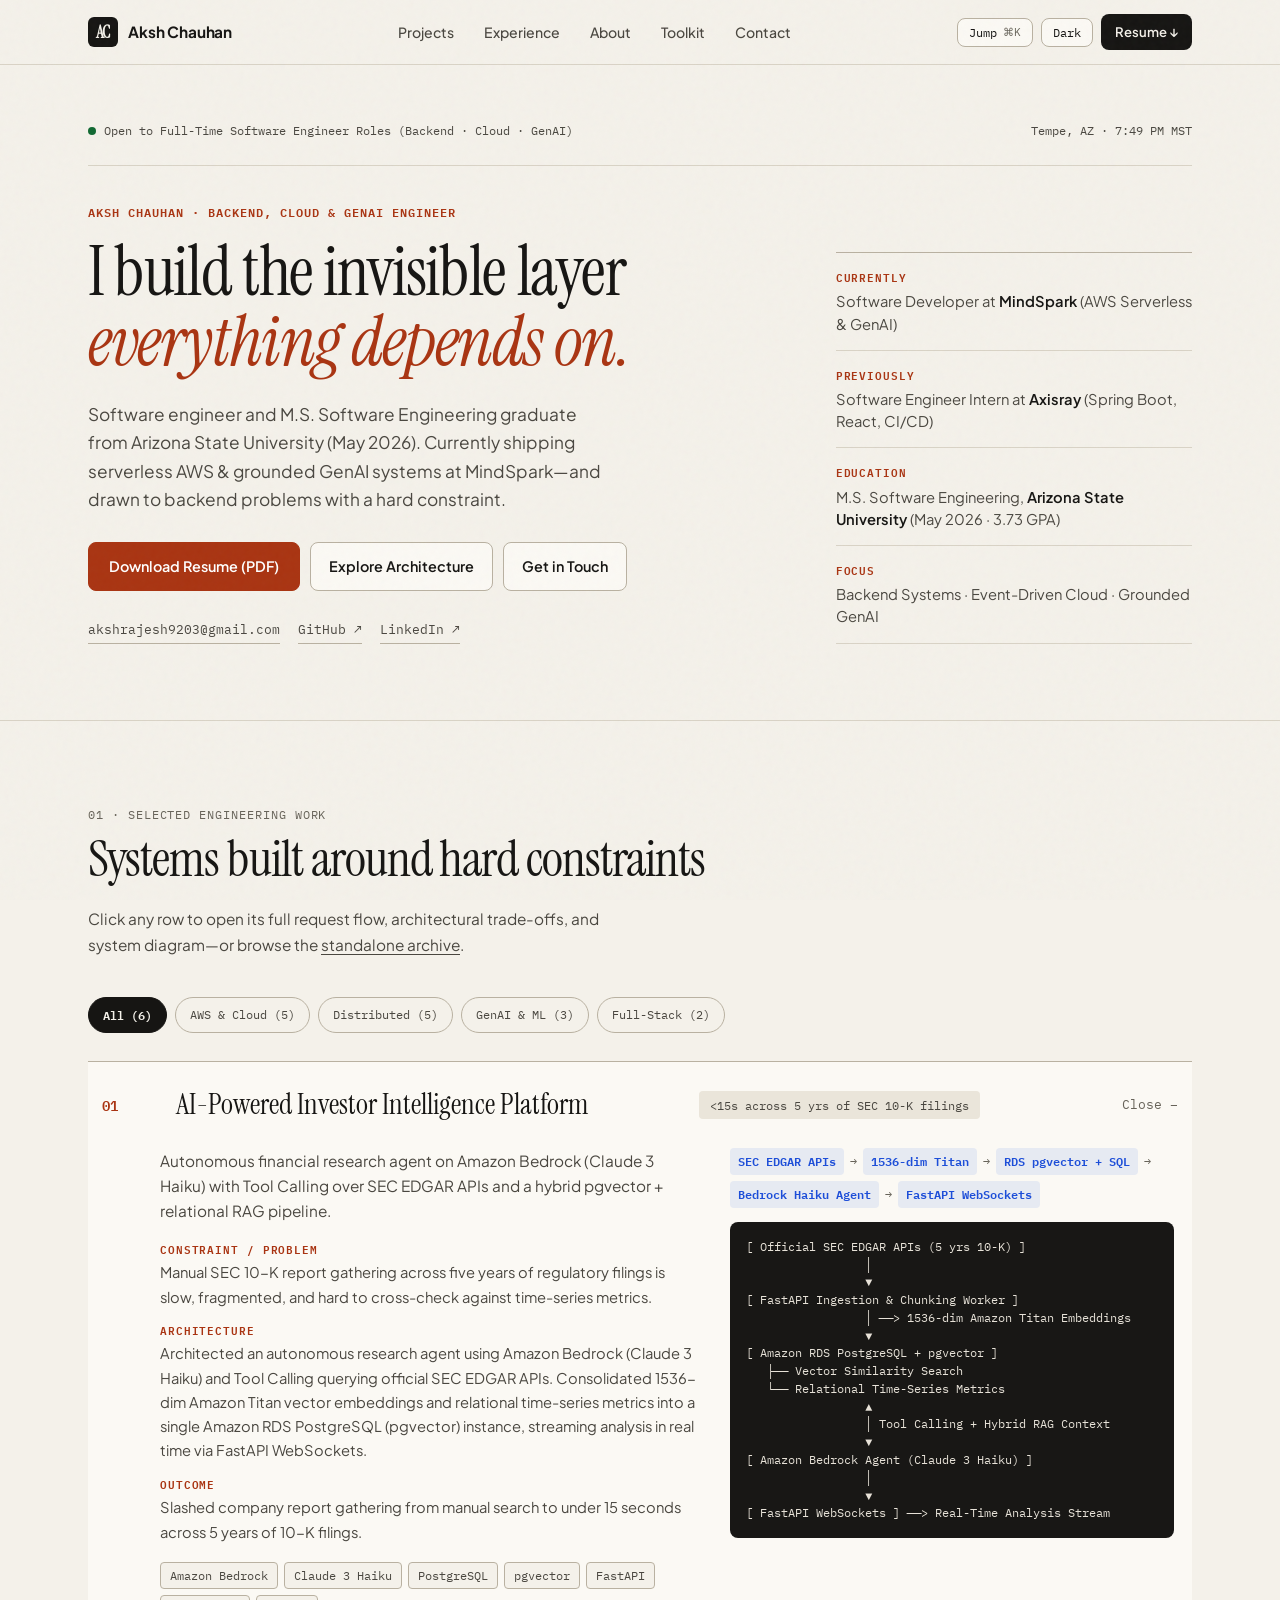
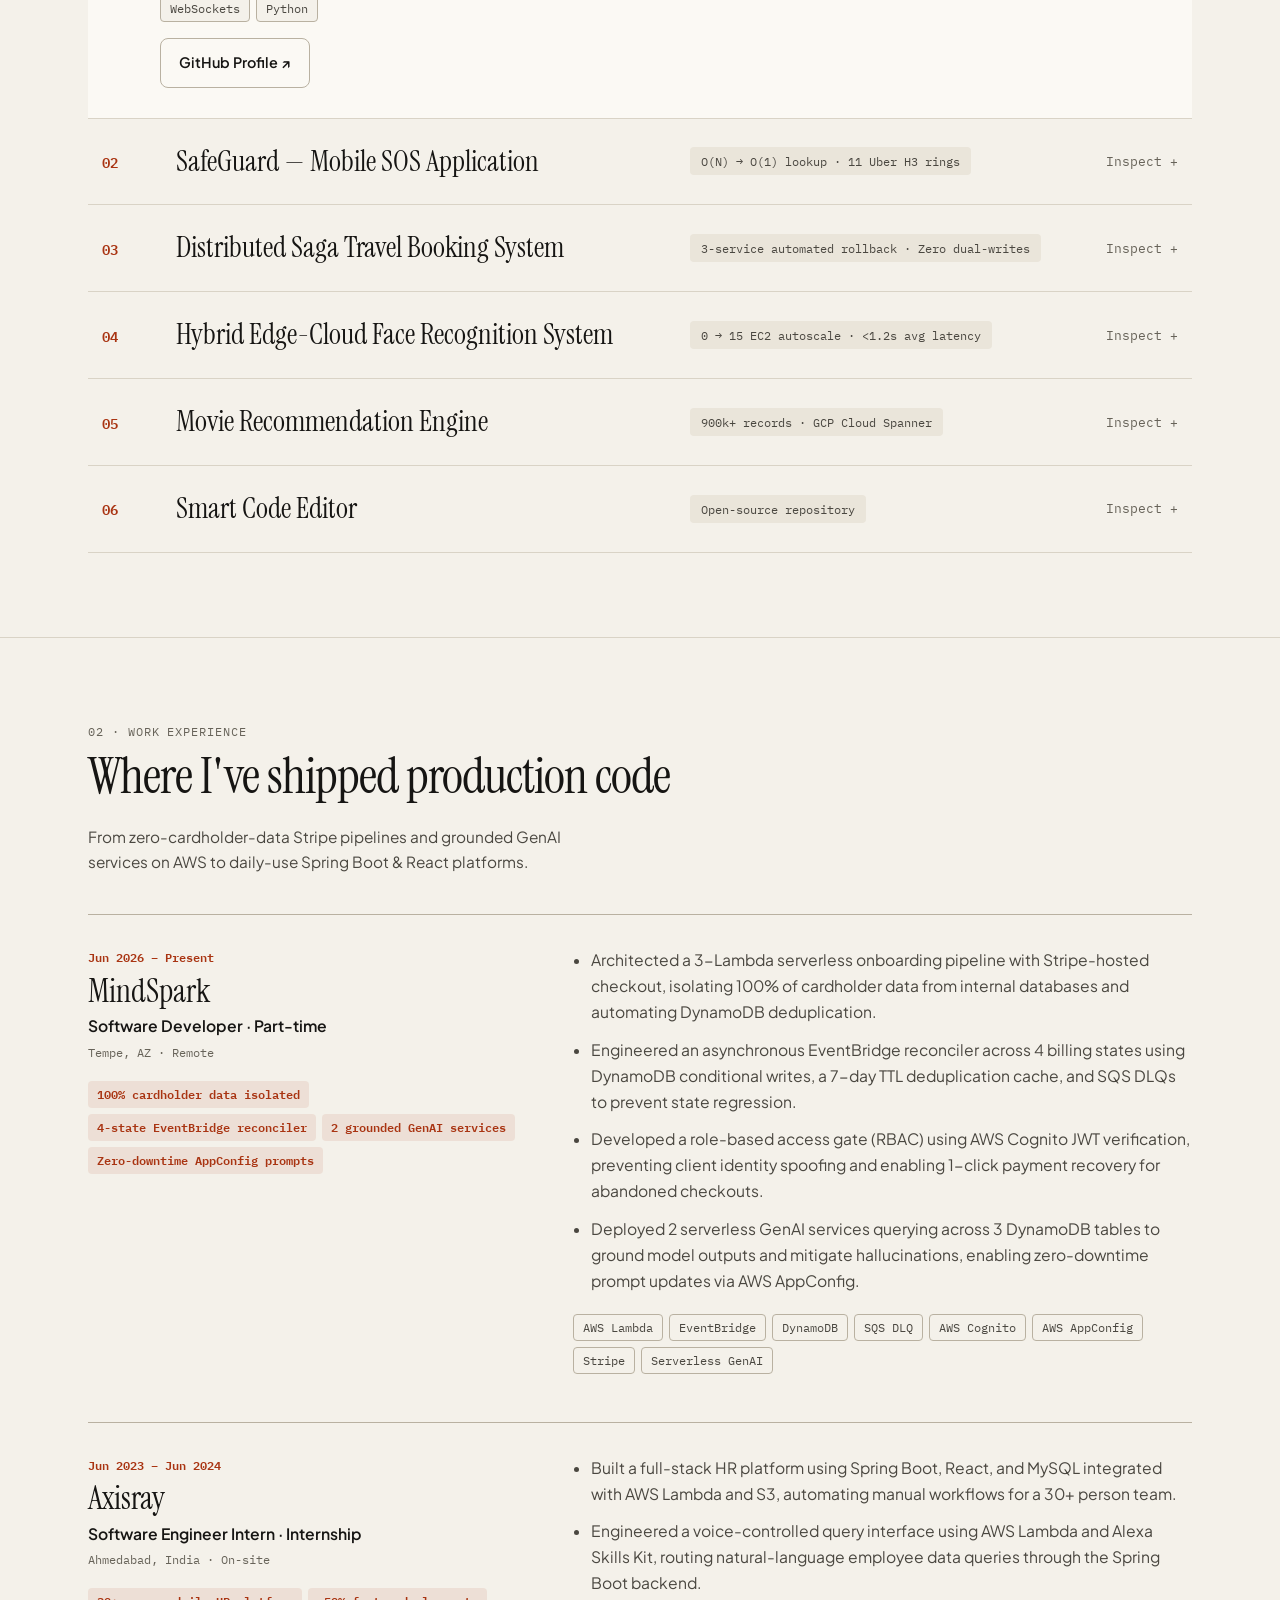
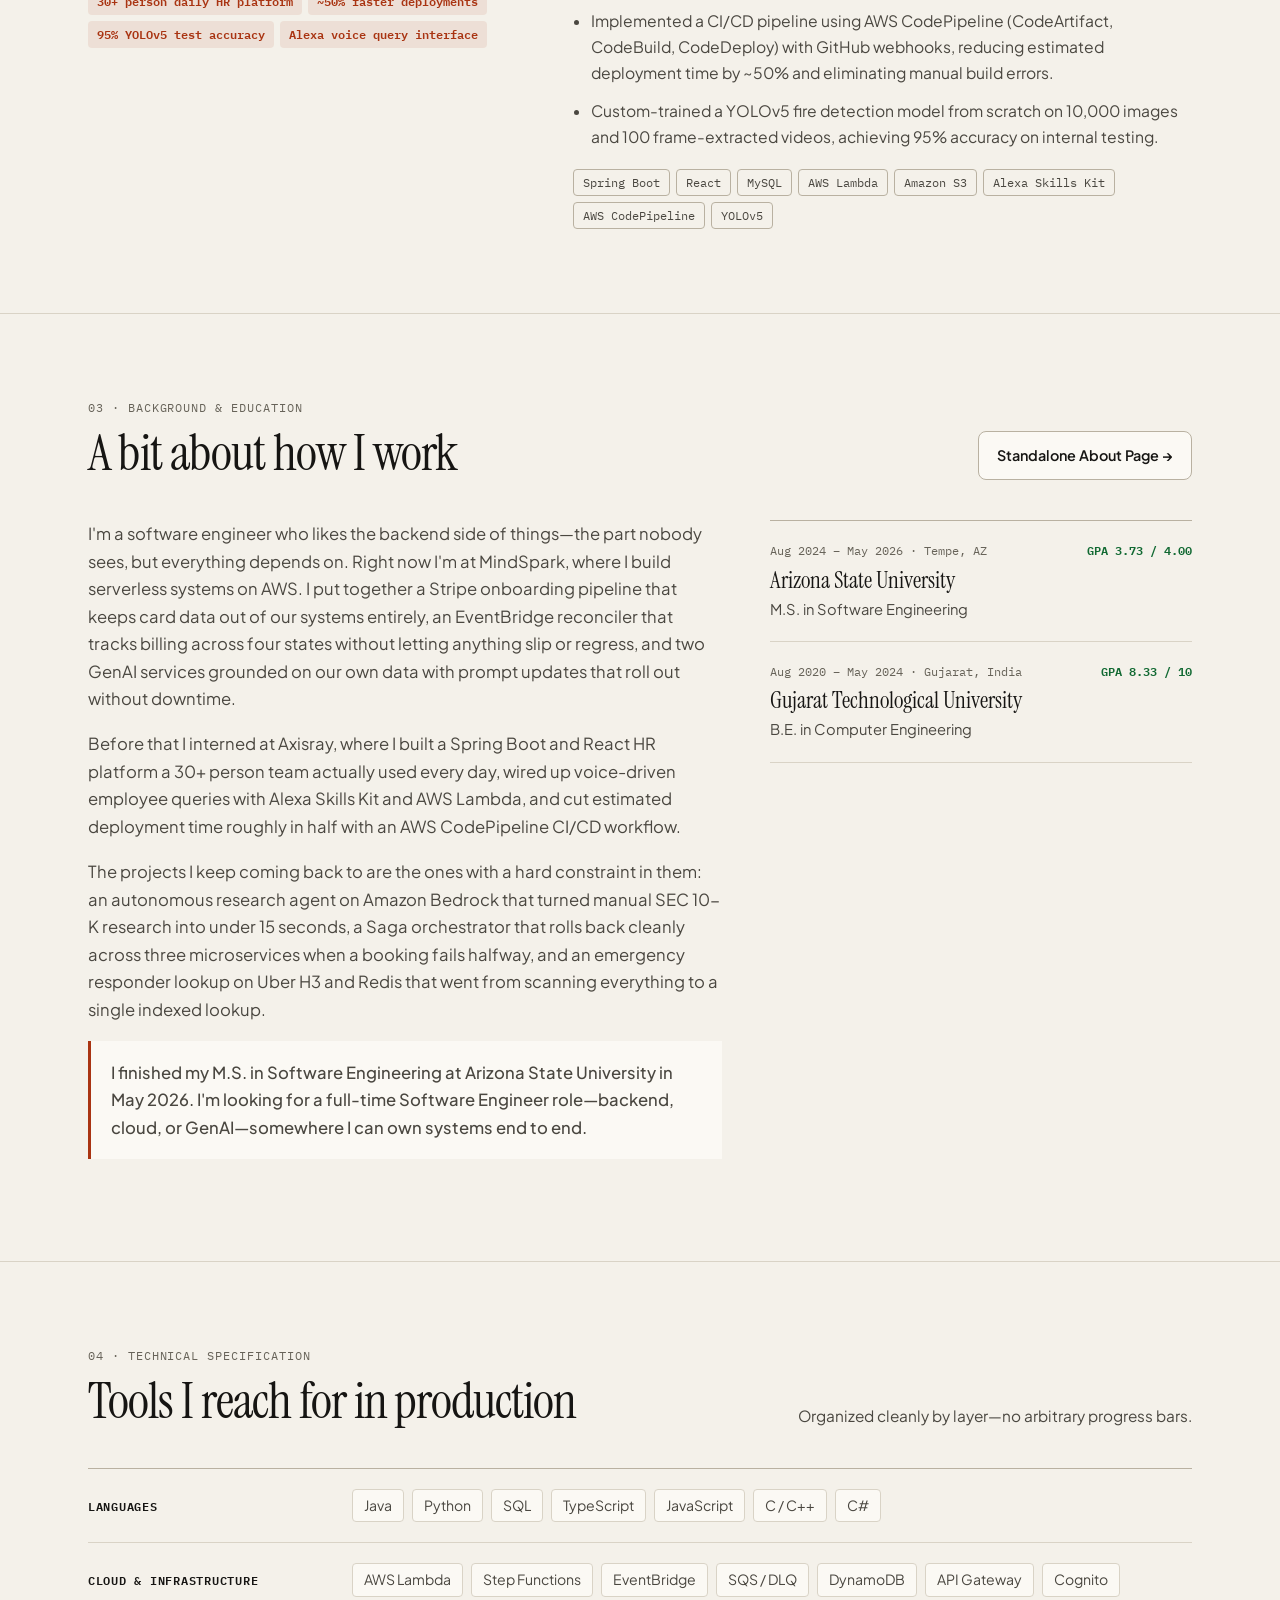
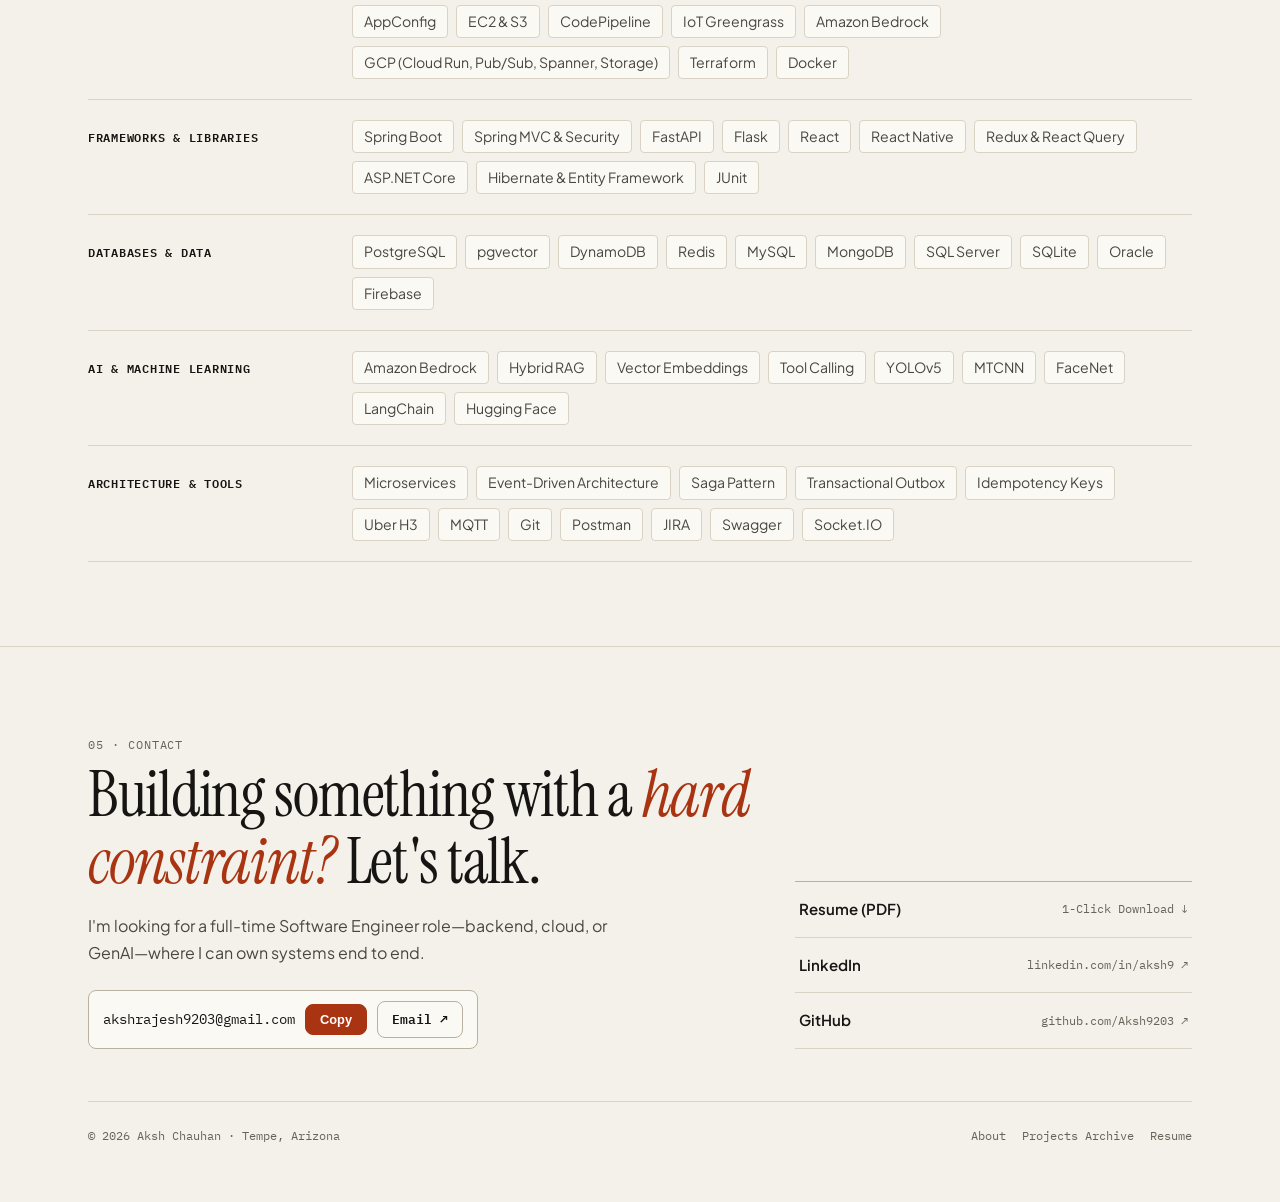
<file: index.html>
<!DOCTYPE html>
<html lang="en" data-theme="light">
<head>
  <meta charset="UTF-8">
  <meta name="viewport" content="width=device-width, initial-scale=1.0">
  <title>Aksh Chauhan — Software Engineer (Backend, Cloud &amp; GenAI)</title>
  <meta name="description" content="Aksh Chauhan — Software Engineer and M.S. Software Engineering graduate (ASU, May 2026). Serverless AWS architectures, distributed systems, and grounded GenAI workflows.">
  <meta name="author" content="Aksh Chauhan">
  <meta name="theme-color" content="#f4f1ea">
  <link rel="canonical" href="https://aksh9203.github.io/">

  <link rel="icon" type="image/svg+xml" href="assets/favicon.svg">

  <!-- Open Graph / Twitter -->
  <meta property="og:title" content="Aksh Chauhan — Software Engineer">
  <meta property="og:description" content="I build the invisible layer everything depends on. Backend, Serverless AWS, Distributed Systems &amp; GenAI.">
  <meta property="og:type" content="website">
  <meta property="og:url" content="https://aksh9203.github.io/">
  <meta property="og:image" content="https://aksh9203.github.io/assets/og-card.png">
  <meta property="og:image:width" content="1200">
  <meta property="og:image:height" content="630">
  <meta name="twitter:card" content="summary_large_image">
  <meta name="twitter:title" content="Aksh Chauhan — Software Engineer">
  <meta name="twitter:description" content="Backend, Serverless AWS, Distributed Systems &amp; GenAI. M.S. Software Engineering, ASU (May 2026).">
  <meta name="twitter:image" content="https://aksh9203.github.io/assets/og-card.png">

  <!-- Pre-paint theme sync -->
  <script>try{if(localStorage.getItem('aksh_theme')==='dark')document.documentElement.dataset.theme='dark';}catch(e){}</script>

  <!-- Editorial Typography: Instrument Serif + Plus Jakarta Sans + IBM Plex Mono -->
  <link rel="preconnect" href="https://fonts.googleapis.com">
  <link rel="preconnect" href="https://fonts.gstatic.com" crossorigin>
  <link href="https://fonts.googleapis.com/css2?family=IBM+Plex+Mono:wght@400;500;600&family=Instrument+Serif:ital@0;1&family=Plus+Jakarta+Sans:wght@400;500;600;700&display=swap" rel="stylesheet">

  <link rel="stylesheet" href="css/tokens.css">
  <link rel="stylesheet" href="css/style.css">
</head>
<body>
  <a href="#main-content" class="skip-link">Skip to main content</a>

  <header class="site-header">
    <nav class="nav-bar" aria-label="Primary navigation">
      <a href="#top" class="brand-link">
        <span class="brand-monogram" aria-hidden="true">AC</span>
        <span class="brand-name">Aksh Chauhan</span>
      </a>

      <ul class="nav-links">
        <li><a href="#projects">Projects</a></li>
        <li><a href="#experience">Experience</a></li>
        <li><a href="#about">About</a></li>
        <li><a href="#skills">Toolkit</a></li>
        <li><a href="#contact">Contact</a></li>
      </ul>

      <div class="nav-actions">
        <button type="button" class="btn-nav-subtle" data-open-quick aria-label="Jump — Open quick navigation">
          <span>Jump</span>
          <kbd aria-hidden="true">⌘K</kbd>
        </button>

        <button type="button" class="btn-nav-subtle" id="theme-toggle" aria-pressed="false" aria-label="Dark — switch to dark obsidian theme">Dark</button>

        <a href="assets/Aksh_Chauhan_Resume.pdf" class="btn-nav-resume" target="_blank" rel="noopener noreferrer" download>Resume ↓</a>

        <button type="button" class="btn-nav-subtle mobile-menu-btn" id="mobile-menu-btn" aria-expanded="false" aria-controls="mobile-drawer" aria-label="Menu — toggle navigation">Menu</button>
      </div>
    </nav>

    <div class="mobile-drawer" id="mobile-drawer" hidden>
      <ul>
        <li><a href="#projects">Projects</a></li>
        <li><a href="#experience">Experience</a></li>
        <li><a href="#about">About &amp; Education</a></li>
        <li><a href="#skills">Technical Toolkit</a></li>
        <li><a href="#contact">Contact</a></li>
        <li><a href="assets/Aksh_Chauhan_Resume.pdf" target="_blank" rel="noopener noreferrer" download>Resume (PDF) ↓</a></li>
      </ul>
    </div>
  </header>

  <main id="main-content">
    <!-- ======================================================================
         HERO — EDITORIAL INTRO + INTERACTIVE SYSTEMS WORKBENCH
         ====================================================================== -->
    <section id="top" class="hero" aria-labelledby="hero-heading">
      <div class="wrap">
        <div class="hero-meta-line">
          <span class="status-pill">
            <span class="status-dot" aria-hidden="true"></span>
            <span>Open to Full-Time Software Engineer Roles (Backend · Cloud · GenAI)</span>
          </span>
          <span>Tempe, AZ · <span id="live-clock">MST</span></span>
        </div>

        <div class="hero-grid">
          <div>
            <p class="hero-kicker">Aksh Chauhan · Backend, Cloud &amp; GenAI Engineer</p>
            <h1 class="hero-title" id="hero-heading">
              I build the invisible layer <em>everything depends on.</em>
            </h1>
            <p class="hero-intro">
              Software engineer and M.S. Software Engineering graduate from Arizona State University (May 2026). Currently shipping serverless AWS &amp; grounded GenAI systems at MindSpark—and drawn to backend problems with a hard constraint.
            </p>

            <div class="hero-cta-group">
              <a href="assets/Aksh_Chauhan_Resume.pdf" class="btn-primary" target="_blank" rel="noopener noreferrer" download>Download Resume (PDF)</a>
              <a href="#projects" class="btn-secondary">Explore Architecture</a>
              <a href="#contact" class="btn-secondary">Get in Touch</a>
            </div>

            <div class="hero-links-row">
              <a href="mailto:akshrajesh9203@gmail.com">akshrajesh9203@gmail.com</a>
              <a href="https://github.com/Aksh9203" target="_blank" rel="noopener noreferrer">GitHub ↗</a>
              <a href="https://www.linkedin.com/in/aksh9/" target="_blank" rel="noopener noreferrer">LinkedIn ↗</a>
            </div>
          </div>

          <!-- Editorial Quick Facts Ledger -->
          <aside class="hero-facts" aria-label="At a glance">
            <dl class="facts-list">
              <div class="fact-row">
                <dt>Currently</dt>
                <dd>Software Developer at <strong>MindSpark</strong> (AWS Serverless &amp; GenAI)</dd>
              </div>
              <div class="fact-row">
                <dt>Previously</dt>
                <dd>Software Engineer Intern at <strong>Axisray</strong> (Spring Boot, React, CI/CD)</dd>
              </div>
              <div class="fact-row">
                <dt>Education</dt>
                <dd>M.S. Software Engineering, <strong>Arizona State University</strong> (May 2026 · 3.73 GPA)</dd>
              </div>
              <div class="fact-row">
                <dt>Focus</dt>
                <dd>Backend Systems · Event-Driven Cloud · Grounded GenAI</dd>
              </div>
            </dl>
          </aside>
        </div>
      </div>
    </section>

    <!-- ======================================================================
         SELECTED PROJECTS — EXPANDABLE ARCHITECTURAL LEDGER
         ====================================================================== -->
    <section id="projects" class="section" aria-labelledby="projects-heading">
      <div class="wrap">
        <div class="section-head">
          <div>
            <p class="section-kicker">01 · Selected Engineering Work</p>
            <h2 class="section-title" id="projects-heading">Systems built around hard constraints</h2>
          </div>
          <p class="section-note">
            Click any row to open its full request flow, architectural trade-offs, and system diagram—or browse the <a href="work.html" style="text-decoration:underline;text-underline-offset:3px;">standalone archive</a>.
          </p>
        </div>

        <div class="filter-row" id="project-filters" role="group" aria-label="Filter projects by domain"></div>
        <div class="project-ledger" id="project-ledger"></div>
      </div>
    </section>

    <!-- ======================================================================
         EXPERIENCE — CAREER LEDGER
         ====================================================================== -->
    <section id="experience" class="section" aria-labelledby="experience-heading">
      <div class="wrap">
        <div class="section-head">
          <div>
            <p class="section-kicker">02 · Work Experience</p>
            <h2 class="section-title" id="experience-heading">Where I've shipped production code</h2>
          </div>
          <p class="section-note">
            From zero-cardholder-data Stripe pipelines and grounded GenAI services on AWS to daily-use Spring Boot &amp; React platforms.
          </p>
        </div>

        <div class="exp-list" id="exp-list"></div>
      </div>
    </section>

    <!-- ======================================================================
         ABOUT & EDUCATION (No Portrait — Pure Story & Credentials)
         ====================================================================== -->
    <section id="about" class="section" aria-labelledby="about-heading">
      <div class="wrap">
        <div class="section-head">
          <div>
            <p class="section-kicker">03 · Background &amp; Education</p>
            <h2 class="section-title" id="about-heading">A bit about how I work</h2>
          </div>
          <a href="about.html" class="btn-secondary">Standalone About Page →</a>
        </div>

        <div class="about-grid">
          <div class="about-copy" id="about-copy"></div>
          <aside class="edu-panel" id="edu-panel" aria-label="Education"></aside>
        </div>
      </div>
    </section>

    <!-- ======================================================================
         SKILLS — SWISS SPECIFICATION SHEET
         ====================================================================== -->
    <section id="skills" class="section" aria-labelledby="skills-heading">
      <div class="wrap">
        <div class="section-head">
          <div>
            <p class="section-kicker">04 · Technical Specification</p>
            <h2 class="section-title" id="skills-heading">Tools I reach for in production</h2>
          </div>
          <p class="section-note">Organized cleanly by layer—no arbitrary progress bars.</p>
        </div>

        <div class="skills-spec" id="skills-spec"></div>
      </div>
    </section>
  </main>

  <!-- ========================================================================
       CONTACT & FOOTER
       ======================================================================== -->
  <footer id="contact" class="contact-section" aria-labelledby="contact-heading">
    <div class="wrap">
      <div class="contact-grid">
        <div>
          <p class="section-kicker">05 · Contact</p>
          <h2 class="contact-headline" id="contact-heading">
            Building something with a <em>hard constraint?</em> Let's talk.
          </h2>
          <p class="contact-lead">
            I'm looking for a full-time Software Engineer role—backend, cloud, or GenAI—where I can own systems end to end.
          </p>
          <div class="email-bar">
            <span>akshrajesh9203@gmail.com</span>
            <button type="button" class="btn-primary" id="copy-email-btn" style="padding:7px 14px;font-size:0.8rem;">Copy</button>
            <a href="mailto:akshrajesh9203@gmail.com" class="btn-secondary" style="padding:7px 14px;font-size:0.8rem;">Email ↗</a>
          </div>
        </div>

        <div class="contact-links">
          <a href="assets/Aksh_Chauhan_Resume.pdf" class="contact-link-row" target="_blank" rel="noopener noreferrer" download>
            <span>Resume (PDF)</span>
            <span class="contact-link-meta">1-Click Download ↓</span>
          </a>
          <a href="https://www.linkedin.com/in/aksh9/" class="contact-link-row" target="_blank" rel="noopener noreferrer">
            <span>LinkedIn</span>
            <span class="contact-link-meta">linkedin.com/in/aksh9 ↗</span>
          </a>
          <a href="https://github.com/Aksh9203" class="contact-link-row" target="_blank" rel="noopener noreferrer">
            <span>GitHub</span>
            <span class="contact-link-meta">github.com/Aksh9203 ↗</span>
          </a>
        </div>
      </div>

      <div class="footer-bar">
        <span>© 2026 Aksh Chauhan · Tempe, Arizona</span>
        <nav class="footer-nav" aria-label="Site links">
          <a href="about.html">About</a>
          <a href="work.html">Projects Archive</a>
          <a href="assets/Aksh_Chauhan_Resume.pdf" target="_blank" rel="noopener noreferrer" download>Resume</a>
        </nav>
      </div>
    </div>
  </footer>

  <!-- Quick Jump Dialog (Cmd/Ctrl + K) -->
  <div class="modal-backdrop" id="quick-modal" hidden role="dialog" aria-modal="true" aria-label="Quick navigation">
    <div class="quick-dialog">
      <div class="quick-input-bar">
        <label for="quick-input" class="sr-only">Jump to section or action</label>
        <input type="text" id="quick-input" class="quick-input" placeholder="Jump to projects, experience, resume, theme…" autocomplete="off">
        <button type="button" class="quick-close" id="quick-close">Esc</button>
      </div>
      <ul class="quick-list" id="quick-list"></ul>
    </div>
  </div>

  <div class="toast" id="toast" role="status" aria-live="polite"></div>

  <script type="module" src="js/main.js"></script>
</body>
</html>
</file>
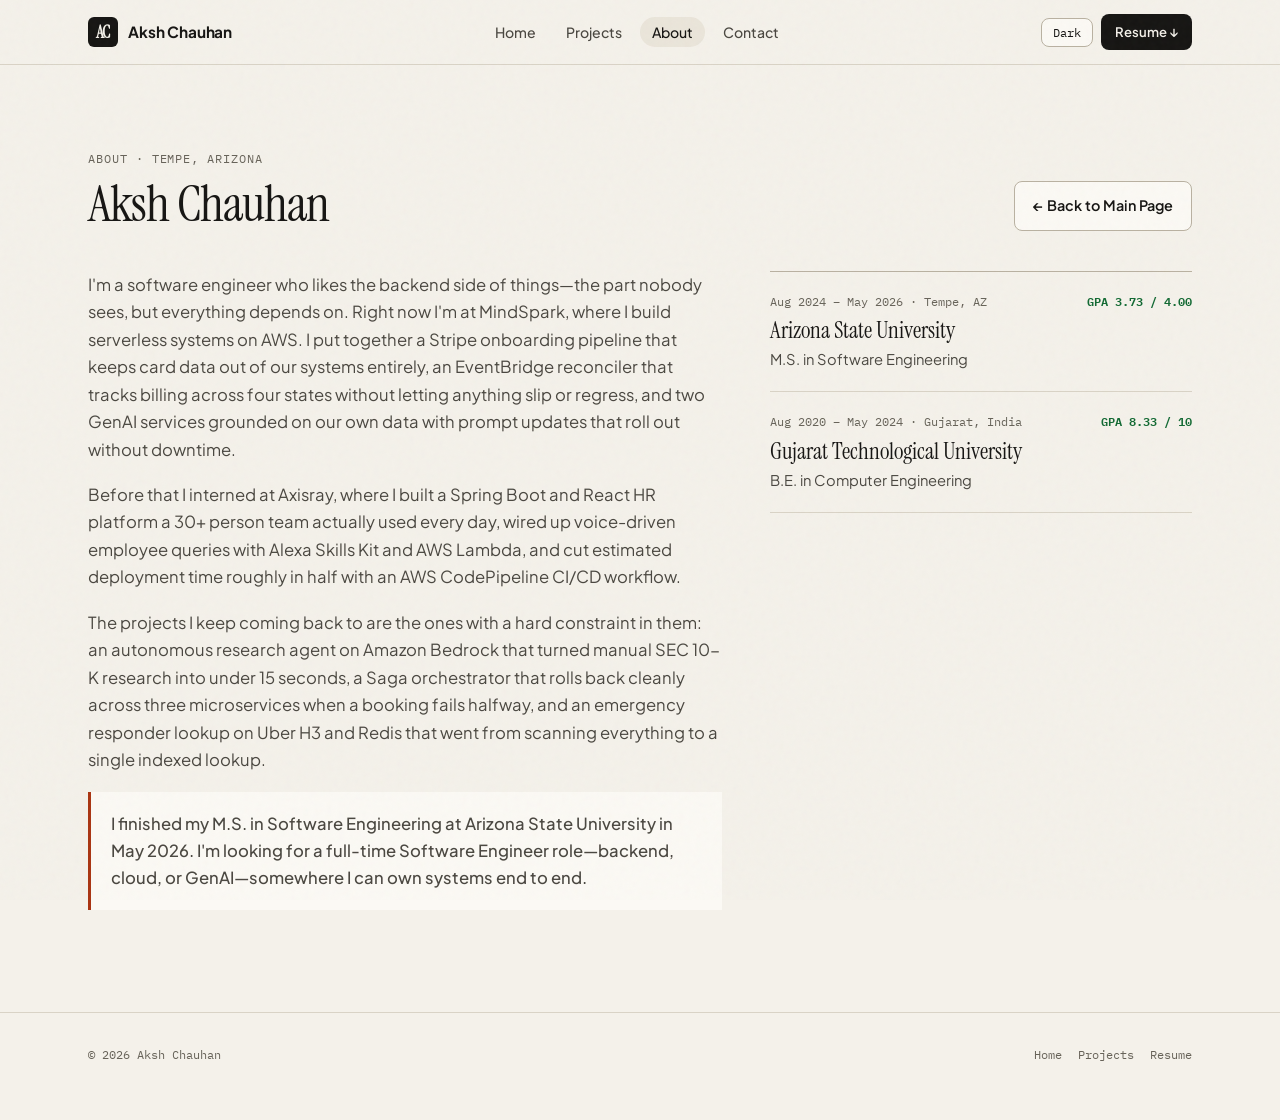
<file: about.html>
<!DOCTYPE html>
<html lang="en" data-theme="light">
<head>
  <meta charset="UTF-8">
  <meta name="viewport" content="width=device-width, initial-scale=1.0">
  <title>About — Aksh Chauhan</title>
  <meta name="description" content="Background, engineering perspective, and education of Aksh Chauhan — Backend, Cloud &amp; GenAI Software Engineer.">
  <meta name="theme-color" content="#f4f1ea">
  <link rel="icon" type="image/svg+xml" href="assets/favicon.svg">
  <script>try{if(localStorage.getItem('aksh_theme')==='dark')document.documentElement.dataset.theme='dark';}catch(e){}</script>

  <link rel="preconnect" href="https://fonts.googleapis.com">
  <link rel="preconnect" href="https://fonts.gstatic.com" crossorigin>
  <link href="https://fonts.googleapis.com/css2?family=IBM+Plex+Mono:wght@400;500;600&family=Instrument+Serif:ital@0;1&family=Plus+Jakarta+Sans:wght@400;500;600;700&display=swap" rel="stylesheet">

  <link rel="stylesheet" href="css/tokens.css">
  <link rel="stylesheet" href="css/style.css">
</head>
<body>
  <a href="#main-content" class="skip-link">Skip to main content</a>

  <header class="site-header">
    <nav class="nav-bar" aria-label="Primary navigation">
      <a href="index.html" class="brand-link">
        <span class="brand-monogram" aria-hidden="true">AC</span>
        <span class="brand-name">Aksh Chauhan</span>
      </a>
      <ul class="nav-links">
        <li><a href="index.html">Home</a></li>
        <li><a href="work.html">Projects</a></li>
        <li><a href="about.html" class="is-active" aria-current="page">About</a></li>
        <li><a href="index.html#contact">Contact</a></li>
      </ul>
      <div class="nav-actions">
        <button type="button" class="btn-nav-subtle" id="theme-toggle" aria-pressed="false" aria-label="Dark — switch to dark obsidian theme">Dark</button>
        <a href="assets/Aksh_Chauhan_Resume.pdf" class="btn-nav-resume" target="_blank" rel="noopener noreferrer" download>Resume ↓</a>
      </div>
    </nav>
  </header>

  <main id="main-content">
    <section class="section" aria-labelledby="about-heading">
      <div class="wrap">
        <div class="section-head">
          <div>
            <p class="section-kicker">About · Tempe, Arizona</p>
            <h1 class="section-title" id="about-heading">Aksh Chauhan</h1>
          </div>
          <a href="index.html" class="btn-secondary">← Back to Main Page</a>
        </div>

        <div class="about-grid">
          <div class="about-copy" id="about-copy"></div>
          <aside class="edu-panel" id="edu-panel" aria-label="Education"></aside>
        </div>
      </div>
    </section>
  </main>

  <footer class="contact-section" style="padding-top:32px;">
    <div class="wrap">
      <div class="footer-bar" style="padding-top:0;">
        <span>© 2026 Aksh Chauhan</span>
        <nav class="footer-nav" aria-label="Site links">
          <a href="index.html">Home</a>
          <a href="work.html">Projects</a>
          <a href="assets/Aksh_Chauhan_Resume.pdf" target="_blank" rel="noopener noreferrer" download>Resume</a>
        </nav>
      </div>
    </div>
  </footer>

  <div class="toast" id="toast" role="status" aria-live="polite"></div>
  <script type="module" src="js/main.js"></script>
</body>
</html>
</file>
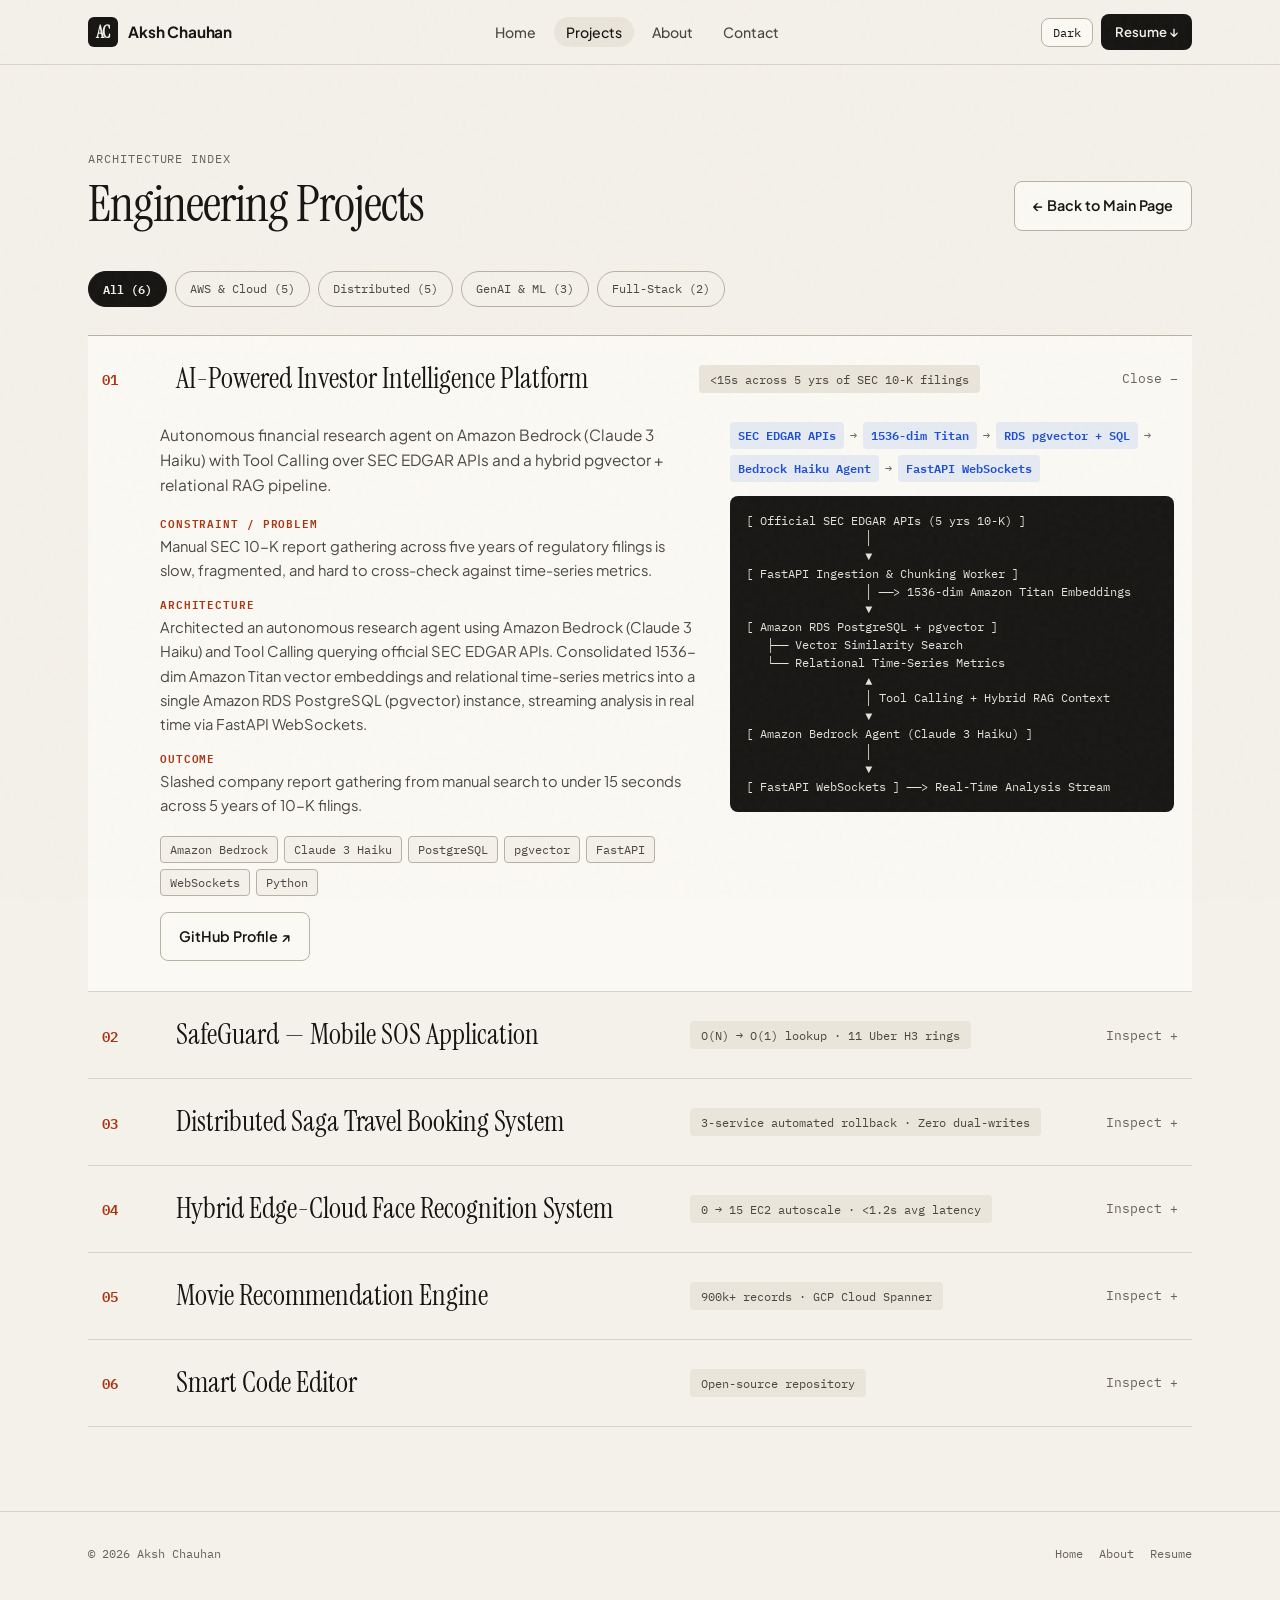
<file: work.html>
<!DOCTYPE html>
<html lang="en" data-theme="light">
<head>
  <meta charset="UTF-8">
  <meta name="viewport" content="width=device-width, initial-scale=1.0">
  <title>Projects Archive — Aksh Chauhan</title>
  <meta name="description" content="Engineering projects, system architecture diagrams, and verified outcomes by Aksh Chauhan.">
  <meta name="theme-color" content="#f4f1ea">
  <link rel="icon" type="image/svg+xml" href="assets/favicon.svg">
  <script>try{if(localStorage.getItem('aksh_theme')==='dark')document.documentElement.dataset.theme='dark';}catch(e){}</script>

  <link rel="preconnect" href="https://fonts.googleapis.com">
  <link rel="preconnect" href="https://fonts.gstatic.com" crossorigin>
  <link href="https://fonts.googleapis.com/css2?family=IBM+Plex+Mono:wght@400;500;600&family=Instrument+Serif:ital@0;1&family=Plus+Jakarta+Sans:wght@400;500;600;700&display=swap" rel="stylesheet">

  <link rel="stylesheet" href="css/tokens.css">
  <link rel="stylesheet" href="css/style.css">
</head>
<body>
  <a href="#main-content" class="skip-link">Skip to main content</a>

  <header class="site-header">
    <nav class="nav-bar" aria-label="Primary navigation">
      <a href="index.html" class="brand-link">
        <span class="brand-monogram" aria-hidden="true">AC</span>
        <span class="brand-name">Aksh Chauhan</span>
      </a>
      <ul class="nav-links">
        <li><a href="index.html">Home</a></li>
        <li><a href="work.html" class="is-active" aria-current="page">Projects</a></li>
        <li><a href="about.html">About</a></li>
        <li><a href="index.html#contact">Contact</a></li>
      </ul>
      <div class="nav-actions">
        <button type="button" class="btn-nav-subtle" id="theme-toggle" aria-pressed="false" aria-label="Dark — switch to dark obsidian theme">Dark</button>
        <a href="assets/Aksh_Chauhan_Resume.pdf" class="btn-nav-resume" target="_blank" rel="noopener noreferrer" download>Resume ↓</a>
      </div>
    </nav>
  </header>

  <main id="main-content">
    <section class="section" aria-labelledby="work-heading">
      <div class="wrap">
        <div class="section-head">
          <div>
            <p class="section-kicker">Architecture Index</p>
            <h1 class="section-title" id="work-heading">Engineering Projects</h1>
          </div>
          <a href="index.html" class="btn-secondary">← Back to Main Page</a>
        </div>

        <div class="filter-row" id="project-filters" role="group" aria-label="Filter projects by domain"></div>
        <div class="project-ledger" id="project-ledger"></div>
      </div>
    </section>
  </main>

  <footer class="contact-section" style="padding-top:32px;">
    <div class="wrap">
      <div class="footer-bar" style="padding-top:0;">
        <span>© 2026 Aksh Chauhan</span>
        <nav class="footer-nav" aria-label="Site links">
          <a href="index.html">Home</a>
          <a href="about.html">About</a>
          <a href="assets/Aksh_Chauhan_Resume.pdf" target="_blank" rel="noopener noreferrer" download>Resume</a>
        </nav>
      </div>
    </div>
  </footer>

  <div class="toast" id="toast" role="status" aria-live="polite"></div>
  <script type="module" src="js/main.js"></script>
</body>
</html>
</file>
<file: css/tokens.css>
/* ==========================================================================
   AKSH CHAUHAN — EDITORIAL SYSTEMS DESIGN TOKENS
   Warm archival paper (default) + Warm obsidian night mode ([data-theme="dark"])
   All text/surface pairings verified for WCAG 2.1 AA/AAA (>= 4.5:1)
   ========================================================================== */

:root {
  /* Surfaces — Warm Archival Paper */
  --bg: #f4f1ea;
  --bg-elevated: #fbf9f4;
  --bg-subtle: #eae5da;
  --bg-code: #181715;
  --bg-code-soft: #22201d;

  /* Ink & Typography */
  --ink: #161513;
  --ink-secondary: #4a4740;
  --ink-muted: #676359;
  --ink-on-dark: #f2efe8;
  --ink-code-muted: #a6a095;

  /* Hairlines & Structure */
  --line: #d9d3c6;
  --line-strong: #b9b1a1;

  /* Real Technical Accents */
  --accent: #a93412;         /* Deep Signal Vermilion — >= 5.0:1 AA on paper */
  --accent-hover: #8d290c;
  --accent-soft: rgba(169, 52, 18, 0.09);
  --cobalt: #1d4ed8;         /* Architectural Blueprint Blue */
  --cobalt-soft: rgba(29, 78, 216, 0.09);
  --ok: #116932;             /* Deep Forest Emerald — >= 5.7:1 AA on paper */
  --ok-soft: rgba(17, 105, 50, 0.11);
  --warn: #b45309;
  --warn-soft: rgba(180, 83, 9, 0.11);

  /* Typography */
  --font-serif: 'Instrument Serif', Georgia, 'Times New Roman', serif;
  --font-sans: 'Plus Jakarta Sans', -apple-system, BlinkMacSystemFont, 'Segoe UI', sans-serif;
  --font-mono: 'IBM Plex Mono', ui-monospace, SFMono-Regular, Menlo, Consolas, monospace;

  /* Layout & Radii */
  --max-w: 1160px;
  --radius-xs: 4px;
  --radius-sm: 8px;
  --radius-md: 12px;
  --radius-pill: 9999px;

  /* Motion */
  --ease: cubic-bezier(0.22, 1, 0.36, 1);
  --dur-fast: 150ms;
  --dur-base: 240ms;
}

/* Warm Obsidian Night Mode (Editorial Dark — zero neon clichés) */
[data-theme="dark"] {
  --bg: #131210;
  --bg-elevated: #1b1a17;
  --bg-subtle: #24221e;
  --bg-code: #0c0b0a;
  --bg-code-soft: #181714;

  --ink: #f0ece3;
  --ink-secondary: #bcb6aa;
  --ink-muted: #938d82;
  --ink-on-dark: #f0ece3;
  --ink-code-muted: #9a9488;

  --line: #2d2b26;
  --line-strong: #434039;

  --accent: #eb6a44;
  --accent-hover: #f3815f;
  --accent-soft: rgba(235, 106, 68, 0.14);
  --cobalt: #60a5fa;
  --cobalt-soft: rgba(96, 165, 250, 0.14);
  --ok: #4ade80;
  --ok-soft: rgba(74, 222, 128, 0.13);
  --warn: #fbbf24;
  --warn-soft: rgba(251, 191, 36, 0.13);
}

@media (prefers-reduced-motion: reduce) {
  :root {
    --dur-fast: 0ms;
    --dur-base: 0ms;
  }
}
</file>
<file: css/style.css>
/* ==========================================================================
   AKSH CHAUHAN — EDITORIAL SYSTEMS PORTFOLIO
   Warm archival paper · Swiss architectural hairlines · Playable systems demos
   Zero sci-fi clichés, zero repetitive card bloat, zero portrait image.
   ========================================================================== */

*,
*::before,
*::after {
  box-sizing: border-box;
  margin: 0;
  padding: 0;
}

html {
  scroll-behavior: smooth;
  font-size: 16px;
  background-color: var(--bg);
  color: var(--ink);
  text-rendering: optimizeLegibility;
  -webkit-font-smoothing: antialiased;
}

@media (prefers-reduced-motion: reduce) {
  html {
    scroll-behavior: auto;
  }
}

body {
  min-height: 100vh;
  background-color: var(--bg);
  color: var(--ink);
  font-family: var(--font-sans);
  line-height: 1.65;
  overflow-x: clip;
  position: relative;
}

/* Tactile fine paper grain overlay (zero image requests, subtle 2.5% texture) */
body::after {
  content: '';
  position: fixed;
  inset: 0;
  pointer-events: none;
  z-index: 9999;
  opacity: 0.03;
  background-image: url("data:image/svg+xml,%3Csvg viewBox='0 0 180 180' xmlns='http://www.w3.org/2000/svg'%3E%3Cfilter id='n'%3E%3CfeTurbulence type='fractalNoise' baseFrequency='0.85' numOctaves='2' stitchTiles='stitch'/%3E%3C/filter%3E%3Crect width='100%25' height='100%25' filter='url(%23n)'/%3E%3C/svg%3E");
}

[hidden] {
  display: none !important;
}

a {
  color: inherit;
}

:focus-visible {
  outline: 2px solid var(--accent);
  outline-offset: 3px;
  border-radius: 3px;
}

.skip-link {
  position: fixed;
  top: -100px;
  left: 16px;
  z-index: 5000;
  background: var(--ink);
  color: var(--bg);
  font-family: var(--font-mono);
  font-size: 0.82rem;
  font-weight: 600;
  padding: 10px 16px;
  border-radius: var(--radius-xs);
  text-decoration: none;
}

.skip-link:focus {
  top: 12px;
}

.sr-only {
  position: absolute;
  width: 1px;
  height: 1px;
  padding: 0;
  margin: -1px;
  overflow: hidden;
  clip: rect(0, 0, 0, 0);
  white-space: nowrap;
  border: 0;
}

.wrap {
  width: 100%;
  max-width: var(--max-w);
  margin: 0 auto;
  padding: 0 28px;
}

/* ==========================================================================
   1. EDITORIAL TOP NAVIGATION BAR
   ========================================================================== */
.site-header {
  position: sticky;
  top: 0;
  z-index: 1000;
  background: color-mix(in srgb, var(--bg) 88%, transparent);
  backdrop-filter: blur(12px);
  -webkit-backdrop-filter: blur(12px);
  border-bottom: 1px solid var(--line);
}

.nav-bar {
  max-width: var(--max-w);
  margin: 0 auto;
  min-height: 64px;
  padding: 8px 28px;
  display: flex;
  align-items: center;
  justify-content: space-between;
  gap: 16px;
}

.brand-link {
  display: inline-flex;
  align-items: center;
  gap: 10px;
  text-decoration: none;
  font-weight: 700;
  font-size: 0.96rem;
  letter-spacing: -0.01em;
  flex-shrink: 0;
}

.brand-monogram {
  width: 30px;
  height: 30px;
  border-radius: 6px;
  background: var(--ink);
  color: var(--bg);
  display: inline-flex;
  align-items: center;
  justify-content: center;
  font-family: var(--font-serif);
  font-size: 1.05rem;
  line-height: 1;
}

.nav-links {
  display: flex;
  align-items: center;
  gap: 6px;
  list-style: none;
}

.nav-links a {
  text-decoration: none;
  color: var(--ink-secondary);
  font-size: 0.88rem;
  font-weight: 500;
  padding: 6px 12px;
  border-radius: var(--radius-pill);
  transition: color var(--dur-fast) ease, background-color var(--dur-fast) ease;
}

.nav-links a:hover,
.nav-links a.is-active {
  color: var(--ink);
  background: var(--bg-subtle);
}

.nav-actions {
  display: flex;
  align-items: center;
  gap: 8px;
  flex-shrink: 0;
}

.btn-nav-subtle {
  display: inline-flex;
  align-items: center;
  gap: 6px;
  padding: 6px 11px;
  border-radius: var(--radius-sm);
  border: 1px solid var(--line-strong);
  background: var(--bg-elevated);
  color: var(--ink);
  font-family: var(--font-mono);
  font-size: 0.74rem;
  cursor: pointer;
  transition: border-color var(--dur-fast) ease, background-color var(--dur-fast) ease;
}

.btn-nav-subtle:hover {
  border-color: var(--ink);
  background: var(--bg-subtle);
}

.btn-nav-subtle kbd {
  font-family: var(--font-mono);
  font-size: 0.68rem;
  color: var(--ink-muted);
}

.btn-nav-resume {
  display: inline-flex;
  align-items: center;
  gap: 6px;
  padding: 7px 14px;
  border-radius: var(--radius-sm);
  background: var(--ink);
  color: var(--bg);
  font-size: 0.82rem;
  font-weight: 600;
  text-decoration: none;
  transition: background-color var(--dur-fast) ease, transform var(--dur-fast) ease;
}

.btn-nav-resume:hover {
  background: var(--accent);
  color: #ffffff;
  transform: translateY(-1px);
}

.mobile-menu-btn {
  display: none;
}

.mobile-drawer {
  border-top: 1px solid var(--line);
  background: var(--bg-elevated);
  padding: 14px 18px 18px;
}

.mobile-drawer ul {
  list-style: none;
  display: grid;
  grid-template-columns: repeat(2, 1fr);
  gap: 8px;
  margin-bottom: 12px;
}

.mobile-drawer a {
  display: block;
  padding: 9px 12px;
  border: 1px solid var(--line);
  border-radius: var(--radius-sm);
  background: var(--bg);
  text-decoration: none;
  font-size: 0.88rem;
  font-weight: 500;
}

/* ==========================================================================
   2. HERO — ASYMMETRIC EDITORIAL + PLAYABLE SYSTEMS WORKBENCH
   ========================================================================== */
.hero {
  padding: 56px 0 76px;
  border-bottom: 1px solid var(--line);
}

.hero-meta-line {
  display: flex;
  align-items: center;
  justify-content: space-between;
  gap: 12px;
  flex-wrap: wrap;
  padding-bottom: 24px;
  margin-bottom: 36px;
  border-bottom: 1px solid var(--line);
  font-family: var(--font-mono);
  font-size: 0.76rem;
  color: var(--ink-secondary);
}

.status-pill {
  display: inline-flex;
  align-items: center;
  gap: 8px;
}

.status-dot {
  width: 8px;
  height: 8px;
  border-radius: 50%;
  background: var(--ok);
  display: inline-block;
}

.hero-grid {
  display: grid;
  grid-template-columns: 1.32fr 0.68fr;
  gap: 56px;
  align-items: end;
}

.hero-kicker {
  font-family: var(--font-mono);
  font-size: 0.78rem;
  text-transform: uppercase;
  letter-spacing: 0.08em;
  color: var(--accent);
  font-weight: 600;
  margin-bottom: 14px;
}

.hero-title {
  font-family: var(--font-serif);
  font-size: clamp(2.85rem, 5.4vw, 4.75rem);
  font-weight: 400;
  line-height: 1.02;
  letter-spacing: -0.02em;
  color: var(--ink);
  margin-bottom: 22px;
}

.hero-title em {
  font-style: italic;
  color: var(--accent);
}

.hero-intro {
  font-size: 1.08rem;
  color: var(--ink-secondary);
  max-width: 520px;
  margin-bottom: 28px;
}

.hero-cta-group {
  display: flex;
  flex-wrap: wrap;
  gap: 10px;
  margin-bottom: 28px;
}

.btn-primary {
  display: inline-flex;
  align-items: center;
  justify-content: center;
  gap: 8px;
  padding: 12px 20px;
  border-radius: var(--radius-sm);
  border: 1px solid var(--accent);
  background: var(--accent);
  color: #ffffff;
  font-size: 0.9rem;
  font-weight: 600;
  text-decoration: none;
  cursor: pointer;
  transition: background-color var(--dur-fast) ease, transform var(--dur-fast) ease;
}

.btn-primary:hover {
  background: var(--accent-hover);
  border-color: var(--accent-hover);
  transform: translateY(-1px);
}

.btn-secondary {
  display: inline-flex;
  align-items: center;
  justify-content: center;
  gap: 8px;
  padding: 12px 18px;
  border-radius: var(--radius-sm);
  border: 1px solid var(--line-strong);
  background: var(--bg-elevated);
  color: var(--ink);
  font-size: 0.9rem;
  font-weight: 600;
  text-decoration: none;
  cursor: pointer;
  transition: border-color var(--dur-fast) ease, background-color var(--dur-fast) ease, transform var(--dur-fast) ease;
}

.btn-secondary:hover {
  border-color: var(--ink);
  background: var(--bg-subtle);
  transform: translateY(-1px);
}

.hero-links-row {
  display: flex;
  flex-wrap: wrap;
  align-items: center;
  gap: 18px;
  font-family: var(--font-mono);
  font-size: 0.8rem;
  color: var(--ink-secondary);
}

.hero-links-row a {
  text-decoration: none;
  border-bottom: 1px solid var(--line-strong);
  padding-bottom: 2px;
  transition: color var(--dur-fast) ease, border-color var(--dur-fast) ease;
}

.hero-links-row a:hover {
  color: var(--accent);
  border-color: var(--accent);
}

/* ==========================================================================
   HERO QUICK FACTS LEDGER
   ========================================================================== */
.hero-facts {
  border-top: 1px solid var(--line-strong);
}

.facts-list {
  display: flex;
  flex-direction: column;
}

.fact-row {
  padding: 15px 0;
  border-bottom: 1px solid var(--line);
}

.fact-row dt {
  font-family: var(--font-mono);
  font-size: 0.7rem;
  text-transform: uppercase;
  letter-spacing: 0.08em;
  color: var(--accent);
  font-weight: 600;
  margin-bottom: 4px;
}

.fact-row dd {
  font-size: 0.92rem;
  color: var(--ink-secondary);
  line-height: 1.5;
}

.fact-row dd strong {
  color: var(--ink);
  font-weight: 600;
}

/* ==========================================================================
   3. SHARED EDITORIAL SECTION STRUCTURE
   ========================================================================== */
.section {
  padding: 84px 0;
  border-bottom: 1px solid var(--line);
}

.section-head {
  display: flex;
  justify-content: space-between;
  align-items: flex-end;
  gap: 20px;
  flex-wrap: wrap;
  margin-bottom: 40px;
}

.section-kicker {
  font-family: var(--font-mono);
  font-size: 0.74rem;
  text-transform: uppercase;
  letter-spacing: 0.08em;
  color: var(--ink-muted);
  margin-bottom: 8px;
}

.section-title {
  font-family: var(--font-serif);
  font-size: clamp(2.1rem, 4vw, 3.2rem);
  font-weight: 400;
  line-height: 1.06;
  letter-spacing: -0.02em;
  color: var(--ink);
}

.section-note {
  color: var(--ink-secondary);
  max-width: 520px;
  font-size: 0.96rem;
}

/* ==========================================================================
   4. SELECTED PROJECTS — INTERACTIVE ARCHITECTURAL LEDGER
   ========================================================================== */
.filter-row {
  display: flex;
  flex-wrap: wrap;
  gap: 8px;
  margin-bottom: 28px;
}

.filter-pill {
  font-family: var(--font-mono);
  font-size: 0.76rem;
  padding: 7px 14px;
  border-radius: var(--radius-pill);
  border: 1px solid var(--line-strong);
  background: transparent;
  color: var(--ink-secondary);
  cursor: pointer;
  transition: color var(--dur-fast) ease, background-color var(--dur-fast) ease, border-color var(--dur-fast) ease;
}

.filter-pill:hover {
  color: var(--ink);
  border-color: var(--ink);
}

.filter-pill.is-active {
  background: var(--ink);
  color: var(--bg);
  border-color: var(--ink);
  font-weight: 600;
}

.project-ledger {
  border-top: 1px solid var(--line-strong);
}

.ledger-item {
  border-bottom: 1px solid var(--line);
  transition: background-color var(--dur-fast) ease;
}

.ledger-item.is-open {
  background: var(--bg-elevated);
}

.ledger-summary-btn {
  width: 100%;
  background: transparent;
  border: none;
  color: inherit;
  text-align: left;
  padding: 26px 14px;
  cursor: pointer;
  display: grid;
  grid-template-columns: 54px 1.25fr 1fr auto;
  gap: 20px;
  align-items: center;
  transition: padding-left var(--dur-fast) var(--ease);
}

.ledger-summary-btn:hover {
  padding-left: 20px;
}

.ledger-num {
  font-family: var(--font-mono);
  font-size: 0.85rem;
  color: var(--accent);
  font-weight: 600;
}

.ledger-title {
  font-family: var(--font-serif);
  font-size: clamp(1.45rem, 2.3vw, 1.9rem);
  font-weight: 400;
  line-height: 1.15;
  color: var(--ink);
}

.ledger-metric {
  font-family: var(--font-mono);
  font-size: 0.78rem;
  color: var(--ink-secondary);
  background: var(--bg-subtle);
  padding: 6px 11px;
  border-radius: var(--radius-xs);
  justify-self: start;
}

.ledger-toggle-icon {
  font-family: var(--font-mono);
  font-size: 0.82rem;
  color: var(--ink-muted);
  white-space: nowrap;
}

.ledger-body {
  padding: 0 18px 30px 72px;
}

.ledger-body-grid {
  display: grid;
  grid-template-columns: 1.1fr 0.9fr;
  gap: 28px;
  align-items: start;
}

.ledger-desc {
  color: var(--ink-secondary);
  font-size: 0.96rem;
  margin-bottom: 16px;
}

.ledger-kv {
  display: grid;
  gap: 12px;
  margin-bottom: 18px;
}

.ledger-kv dt {
  font-family: var(--font-mono);
  font-size: 0.7rem;
  text-transform: uppercase;
  letter-spacing: 0.08em;
  color: var(--accent);
  font-weight: 600;
}

.ledger-kv dd {
  color: var(--ink-secondary);
  font-size: 0.92rem;
  margin-top: 2px;
}

.flow-strip {
  display: flex;
  flex-wrap: wrap;
  align-items: center;
  gap: 6px;
  margin-bottom: 14px;
  font-family: var(--font-mono);
  font-size: 0.72rem;
}

.flow-node {
  padding: 4px 8px;
  border-radius: var(--radius-xs);
  background: var(--cobalt-soft);
  color: var(--cobalt);
  font-weight: 600;
}

.flow-sep {
  color: var(--ink-muted);
}

.hero-grid > *,
.ledger-body-grid > *,
.exp-row > *,
.about-grid > *,
.contact-grid > * {
  min-width: 0;
}

.diagram-pre {
  background: var(--bg-code);
  color: #e7e2d8;
  padding: 16px;
  border-radius: var(--radius-sm);
  font-family: var(--font-mono);
  font-size: 0.74rem;
  line-height: 1.5;
  overflow-x: auto;
  max-width: 100%;
  margin-bottom: 14px;
}

.tag-row {
  display: flex;
  flex-wrap: wrap;
  gap: 6px;
}

.tag {
  font-family: var(--font-mono);
  font-size: 0.72rem;
  color: var(--ink-secondary);
  border: 1px solid var(--line-strong);
  background: var(--bg);
  padding: 3px 9px;
  border-radius: var(--radius-xs);
}

.ledger-links {
  margin-top: 16px;
  display: flex;
  gap: 12px;
  flex-wrap: wrap;
}

/* ==========================================================================
   5. EXPERIENCE — ASYMMETRIC CAREER LEDGER
   ========================================================================== */
.exp-list {
  display: flex;
  flex-direction: column;
  gap: 48px;
}

.exp-row {
  display: grid;
  grid-template-columns: 0.42fr 0.58fr;
  gap: 36px;
  padding-top: 32px;
  border-top: 1px solid var(--line-strong);
  align-items: start;
}

.exp-dates {
  font-family: var(--font-mono);
  font-size: 0.78rem;
  color: var(--accent);
  font-weight: 600;
  margin-bottom: 6px;
}

.exp-org {
  font-family: var(--font-serif);
  font-size: 2rem;
  font-weight: 400;
  line-height: 1.1;
  color: var(--ink);
  margin-bottom: 4px;
}

.exp-role {
  font-size: 0.98rem;
  font-weight: 600;
  color: var(--ink);
  margin-bottom: 4px;
}

.exp-loc {
  font-family: var(--font-mono);
  font-size: 0.76rem;
  color: var(--ink-muted);
  margin-bottom: 18px;
}

.exp-highlights {
  display: flex;
  flex-wrap: wrap;
  gap: 6px;
}

.exp-highlight-chip {
  font-family: var(--font-mono);
  font-size: 0.72rem;
  background: var(--accent-soft);
  color: var(--accent);
  padding: 4px 9px;
  border-radius: var(--radius-xs);
  font-weight: 600;
}

.exp-bullets {
  padding-left: 18px;
  display: flex;
  flex-direction: column;
  gap: 12px;
  color: var(--ink-secondary);
  font-size: 0.98rem;
  margin-bottom: 20px;
}

/* ==========================================================================
   6. ABOUT & EDUCATION (Zero Portrait — Pure Craft & Voice)
   ========================================================================== */
.about-grid {
  display: grid;
  grid-template-columns: 1.2fr 0.8fr;
  gap: 48px;
  align-items: start;
}

.about-copy p {
  font-size: 1.04rem;
  color: var(--ink-secondary);
  margin-bottom: 18px;
}

.about-callout {
  padding: 18px 20px;
  border-left: 3px solid var(--accent);
  background: var(--bg-elevated);
  color: var(--ink);
  font-size: 0.98rem;
  font-weight: 500;
}

.edu-panel {
  border-top: 1px solid var(--line-strong);
}

.edu-item {
  padding: 20px 0;
  border-bottom: 1px solid var(--line);
}

.edu-meta {
  display: flex;
  justify-content: space-between;
  gap: 10px;
  font-family: var(--font-mono);
  font-size: 0.74rem;
  color: var(--ink-muted);
  margin-bottom: 6px;
}

.edu-gpa {
  color: var(--ok);
  font-weight: 600;
}

.edu-school {
  font-family: var(--font-serif);
  font-size: 1.45rem;
  font-weight: 400;
  color: var(--ink);
  line-height: 1.2;
}

.edu-degree {
  font-size: 0.92rem;
  color: var(--ink-secondary);
  margin-top: 2px;
}

/* ==========================================================================
   7. SKILLS — SWISS TABULAR SPECIFICATION SHEET
   ========================================================================== */
.skills-spec {
  border-top: 1px solid var(--line-strong);
}

.spec-row {
  display: grid;
  grid-template-columns: 240px 1fr;
  gap: 24px;
  padding: 20px 0;
  border-bottom: 1px solid var(--line);
  align-items: baseline;
}

.spec-label {
  font-family: var(--font-mono);
  font-size: 0.78rem;
  font-weight: 600;
  text-transform: uppercase;
  letter-spacing: 0.06em;
  color: var(--ink);
}

.spec-items {
  display: flex;
  flex-wrap: wrap;
  gap: 8px;
}

.spec-chip {
  font-size: 0.88rem;
  color: var(--ink-secondary);
  background: var(--bg-elevated);
  border: 1px solid var(--line);
  padding: 4px 11px;
  border-radius: var(--radius-xs);
}

/* ==========================================================================
   8. CONTACT & FOOTER
   ========================================================================== */
.contact-section {
  padding: 88px 0 56px;
  border-bottom: none;
}

.contact-grid {
  display: grid;
  grid-template-columns: 1.25fr 0.75fr;
  gap: 44px;
  align-items: end;
  padding-bottom: 52px;
  border-bottom: 1px solid var(--line);
}

.contact-headline {
  font-family: var(--font-serif);
  font-size: clamp(2.4rem, 5vw, 4rem);
  font-weight: 400;
  line-height: 1.04;
  letter-spacing: -0.02em;
  margin-bottom: 18px;
}

.contact-headline em {
  font-style: italic;
  color: var(--accent);
}

.contact-lead {
  color: var(--ink-secondary);
  max-width: 520px;
  margin-bottom: 24px;
}

.email-bar {
  display: inline-flex;
  align-items: center;
  flex-wrap: wrap;
  gap: 10px;
  padding: 10px 14px;
  border-radius: var(--radius-sm);
  border: 1px solid var(--line-strong);
  background: var(--bg-elevated);
  font-family: var(--font-mono);
  font-size: 0.88rem;
}

.contact-links {
  display: flex;
  flex-direction: column;
  border-top: 1px solid var(--line-strong);
}

.contact-link-row {
  display: flex;
  align-items: center;
  justify-content: space-between;
  padding: 15px 4px;
  border-bottom: 1px solid var(--line);
  text-decoration: none;
  font-weight: 600;
  font-size: 0.94rem;
  transition: padding-left var(--dur-fast) var(--ease), color var(--dur-fast) ease;
}

.contact-link-row:hover {
  padding-left: 8px;
  color: var(--accent);
}

.contact-link-meta {
  font-family: var(--font-mono);
  font-size: 0.76rem;
  font-weight: 400;
  color: var(--ink-muted);
}

.footer-bar {
  padding-top: 24px;
  display: flex;
  align-items: center;
  justify-content: space-between;
  gap: 14px;
  flex-wrap: wrap;
  font-family: var(--font-mono);
  font-size: 0.74rem;
  color: var(--ink-muted);
}

.footer-nav {
  display: flex;
  gap: 16px;
}

.footer-nav a {
  text-decoration: none;
}

.footer-nav a:hover {
  color: var(--ink);
}

/* ==========================================================================
   9. QUICK JUMP DIALOG (Cmd/Ctrl + K) & TOAST
   ========================================================================== */
.modal-backdrop {
  position: fixed;
  inset: 0;
  z-index: 3000;
  background: rgba(20, 19, 17, 0.55);
  backdrop-filter: blur(6px);
  display: flex;
  align-items: flex-start;
  justify-content: center;
  padding: 14vh 16px 24px;
}

.quick-dialog {
  width: 100%;
  max-width: 520px;
  background: var(--bg-elevated);
  border: 1px solid var(--line-strong);
  border-radius: var(--radius-md);
  box-shadow: 0 28px 64px -16px rgba(0, 0, 0, 0.35);
  overflow: hidden;
}

.quick-input-bar {
  display: flex;
  align-items: center;
  gap: 10px;
  padding: 14px 16px;
  border-bottom: 1px solid var(--line);
}

.quick-input {
  width: 100%;
  border: none;
  background: transparent;
  color: var(--ink);
  font-family: var(--font-mono);
  font-size: 0.9rem;
  outline: none;
}

.quick-close {
  border: 1px solid var(--line-strong);
  background: var(--bg);
  color: var(--ink-secondary);
  font-family: var(--font-mono);
  font-size: 0.72rem;
  padding: 4px 8px;
  border-radius: var(--radius-xs);
  cursor: pointer;
}

.quick-list {
  list-style: none;
  padding: 8px;
  max-height: 300px;
  overflow-y: auto;
}

.quick-item-btn {
  width: 100%;
  display: flex;
  justify-content: space-between;
  align-items: center;
  padding: 10px 12px;
  border: none;
  border-radius: var(--radius-sm);
  background: transparent;
  color: var(--ink);
  font-size: 0.88rem;
  text-align: left;
  cursor: pointer;
}

.quick-item-btn:hover,
.quick-item-btn.is-selected {
  background: var(--bg-subtle);
}

.quick-item-hint {
  font-family: var(--font-mono);
  font-size: 0.72rem;
  color: var(--ink-muted);
}

.toast {
  position: fixed;
  bottom: 22px;
  left: 50%;
  transform: translateX(-50%) translateY(16px);
  opacity: 0;
  pointer-events: none;
  z-index: 4000;
  background: var(--ink);
  color: var(--bg);
  font-family: var(--font-mono);
  font-size: 0.78rem;
  padding: 10px 18px;
  border-radius: var(--radius-pill);
  transition: opacity var(--dur-base) ease, transform var(--dur-base) var(--ease);
}

.toast.is-visible {
  opacity: 1;
  transform: translateX(-50%) translateY(0);
}

/* 404 Page */
.notfound-main {
  min-height: calc(100vh - 140px);
  display: flex;
  align-items: center;
  justify-content: center;
  padding: 48px 24px;
}

.notfound-box {
  max-width: 560px;
  border-top: 2px solid var(--accent);
  padding-top: 28px;
}

/* ==========================================================================
   10. RESPONSIVE BREAKPOINTS (360px · 768px · 1280px · 1920px)
   ========================================================================== */
@media (max-width: 960px) {
  .hero-grid,
  .ledger-body-grid,
  .exp-row,
  .about-grid,
  .contact-grid {
    grid-template-columns: 1fr;
  }

  .ledger-summary-btn {
    grid-template-columns: 42px 1fr auto;
  }

  .ledger-metric {
    grid-column: 2 / -1;
    margin-top: 4px;
  }

  .ledger-body {
    padding: 0 12px 24px 12px;
  }

  .spec-row {
    grid-template-columns: 1fr;
    gap: 10px;
  }
}

@media (max-width: 820px) {
  .nav-links {
    display: none;
  }

  .mobile-menu-btn {
    display: inline-flex;
  }

  .btn-nav-subtle kbd {
    display: none;
  }
}

@media (max-width: 600px) {
  .wrap {
    padding: 0 16px;
  }

  .nav-bar {
    padding: 8px 14px;
    gap: 8px;
  }

  .brand-name {
    position: absolute;
    width: 1px;
    height: 1px;
    overflow: hidden;
    clip: rect(0, 0, 0, 0);
    white-space: nowrap;
  }

  .btn-nav-subtle,
  .btn-nav-resume {
    padding: 6px 9px;
    font-size: 0.74rem;
  }

  .hero {
    padding: 28px 0 56px;
  }

  .hero-meta-line {
    margin-bottom: 24px;
    padding-bottom: 16px;
    font-size: 0.72rem;
  }

  .section {
    padding: 58px 0;
  }

  .ledger-summary-btn {
    padding: 20px 6px;
    gap: 10px;
  }
}
</file>
